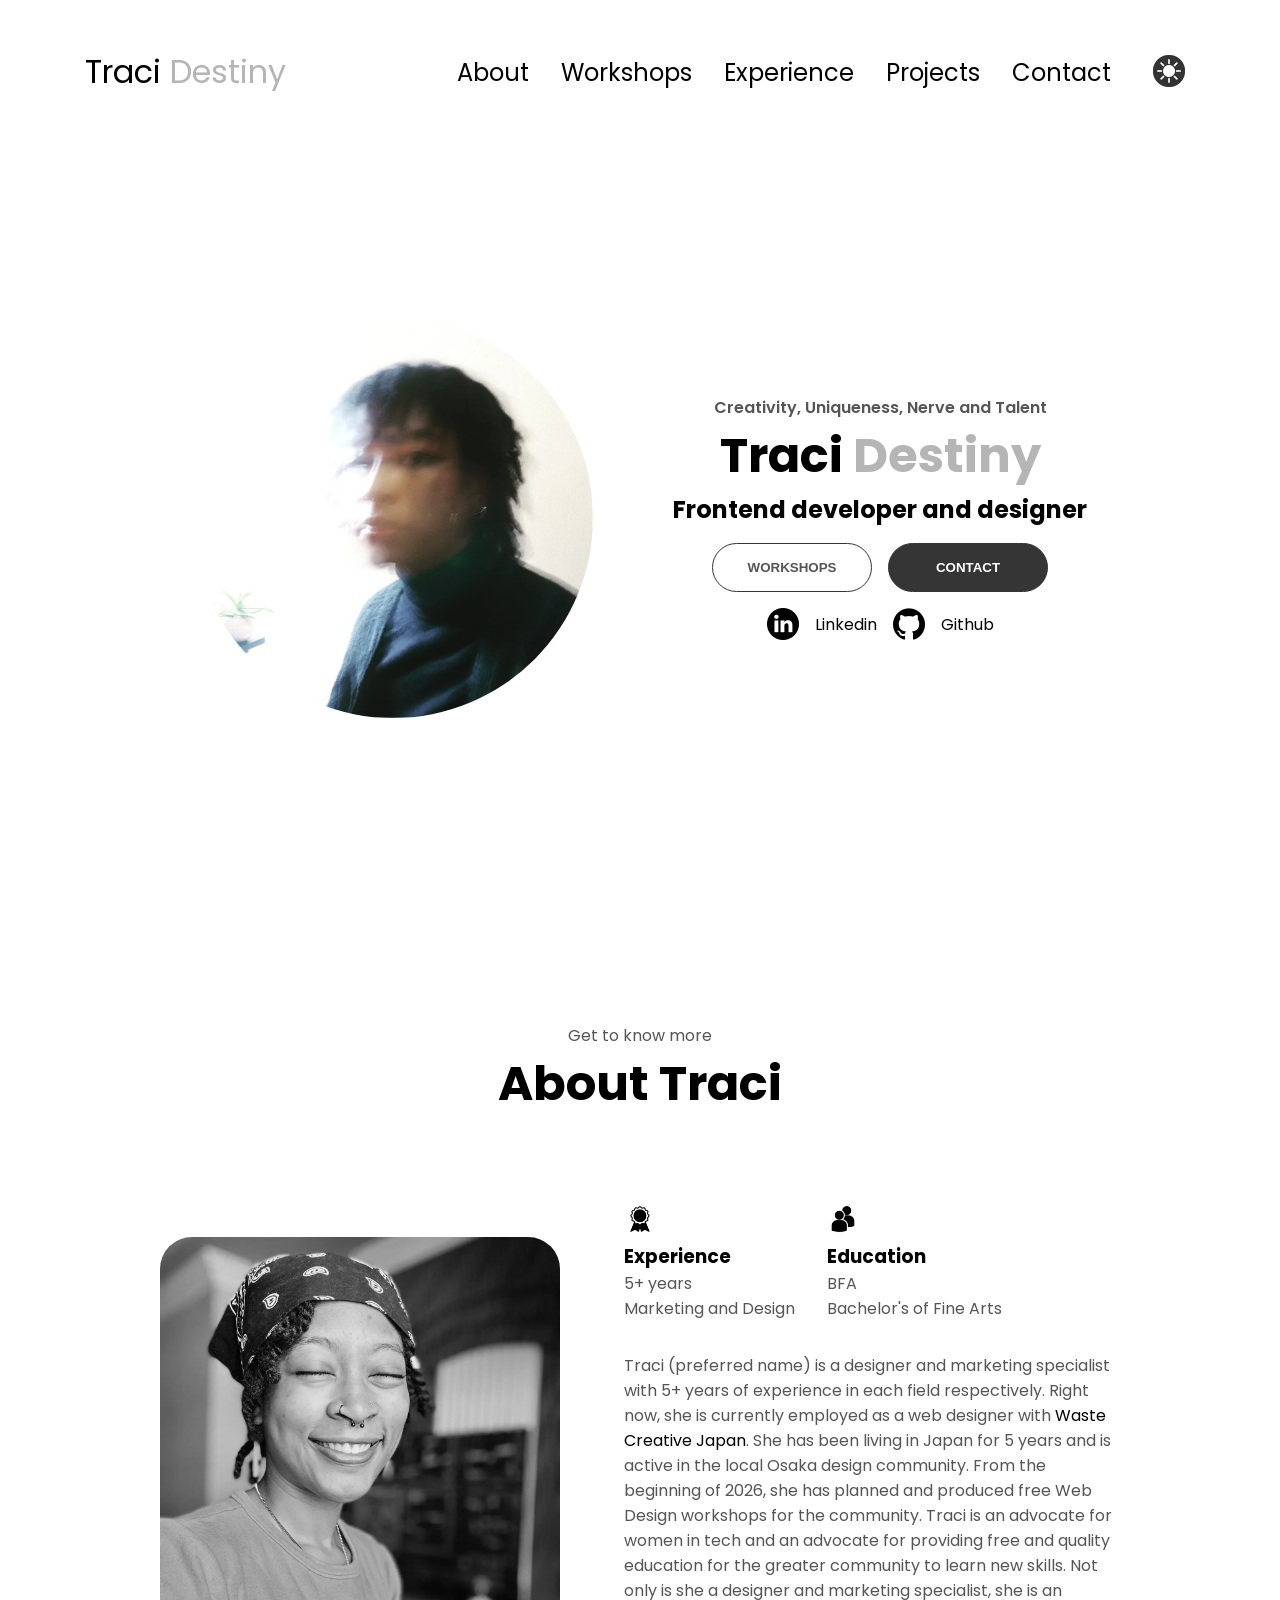
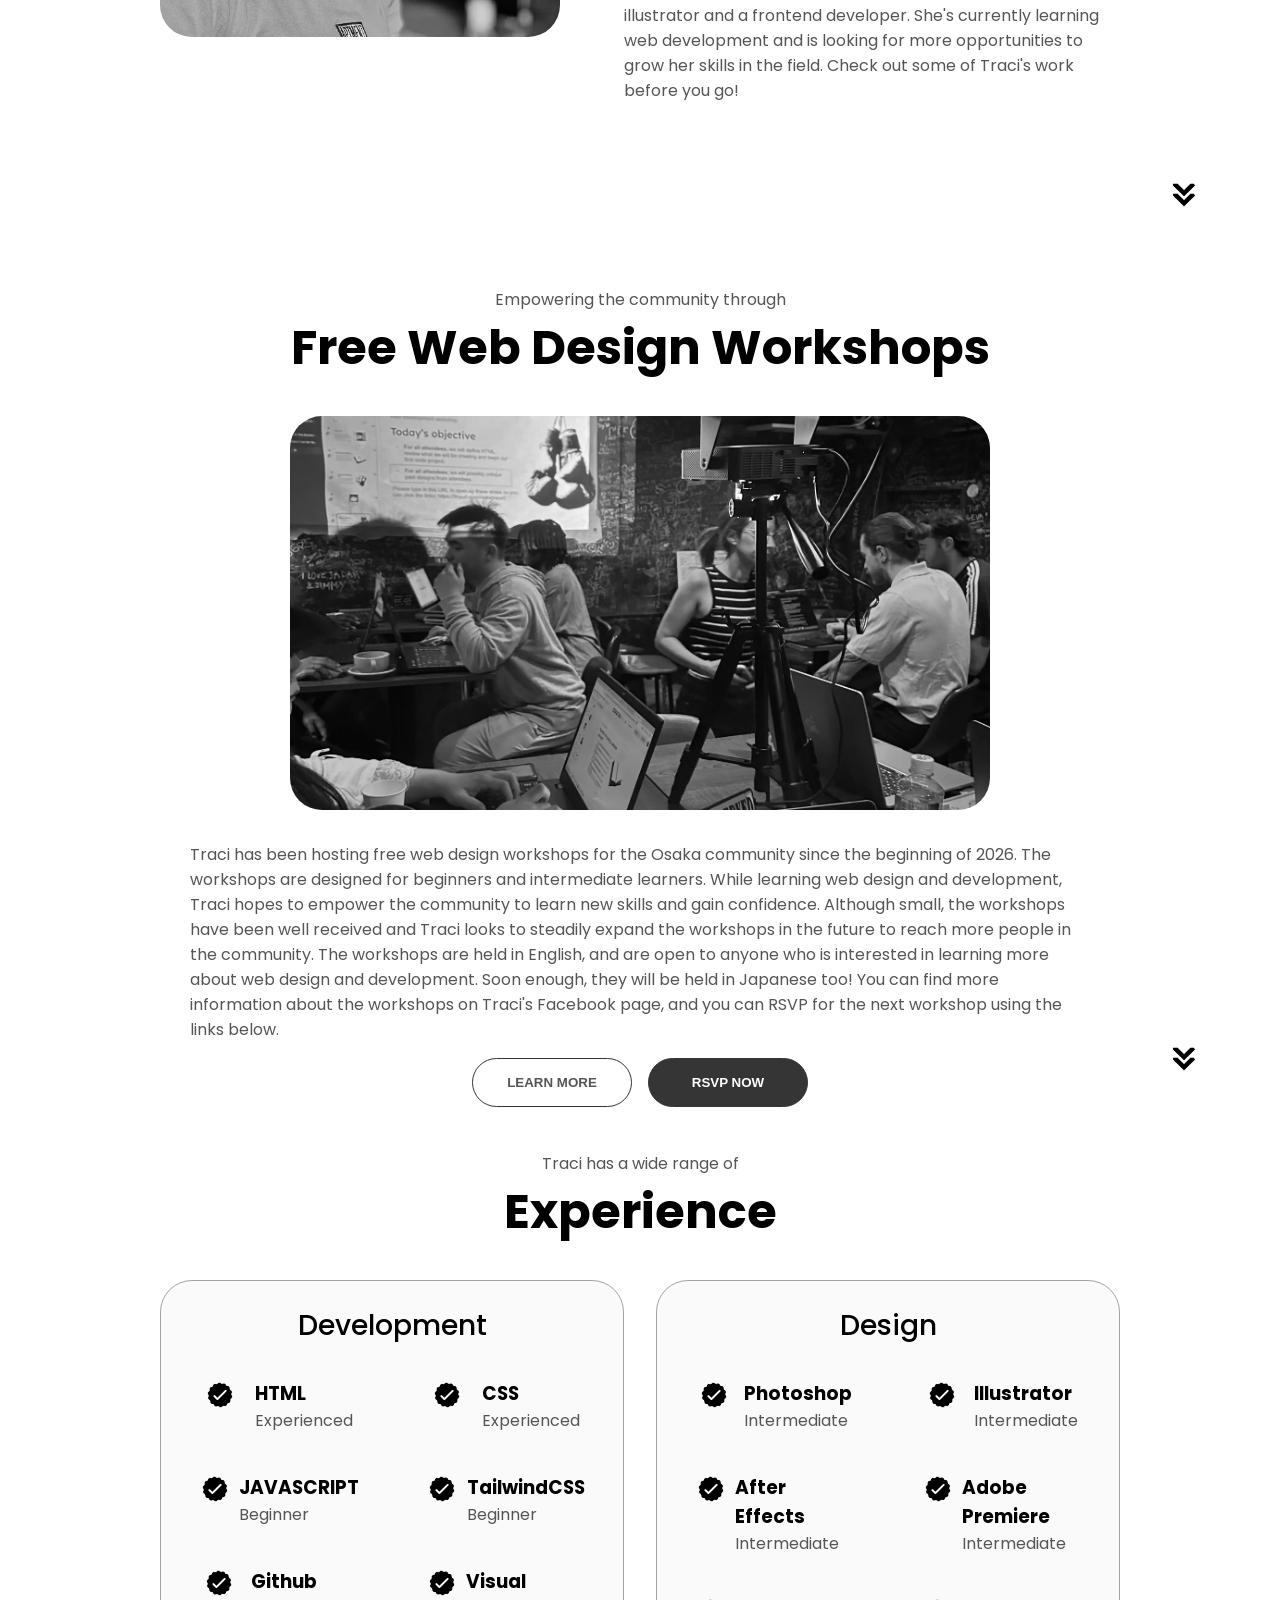
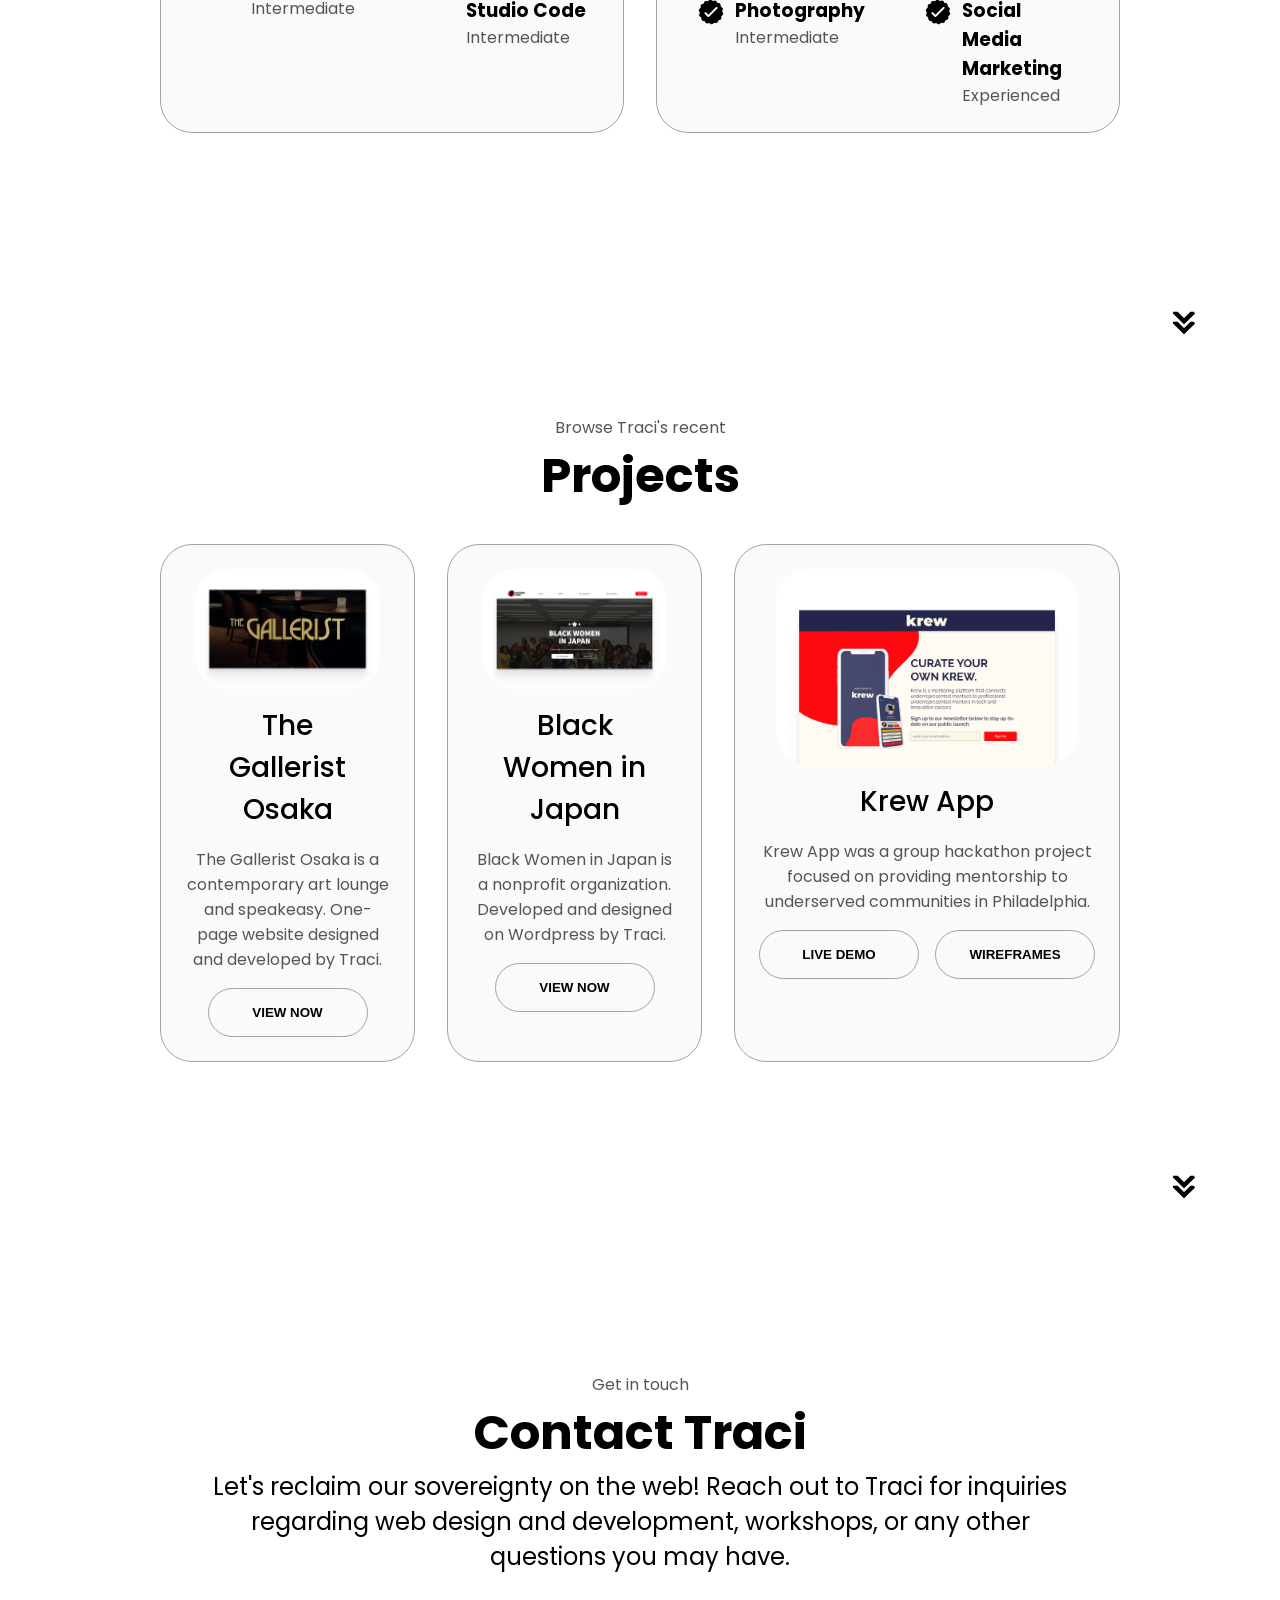
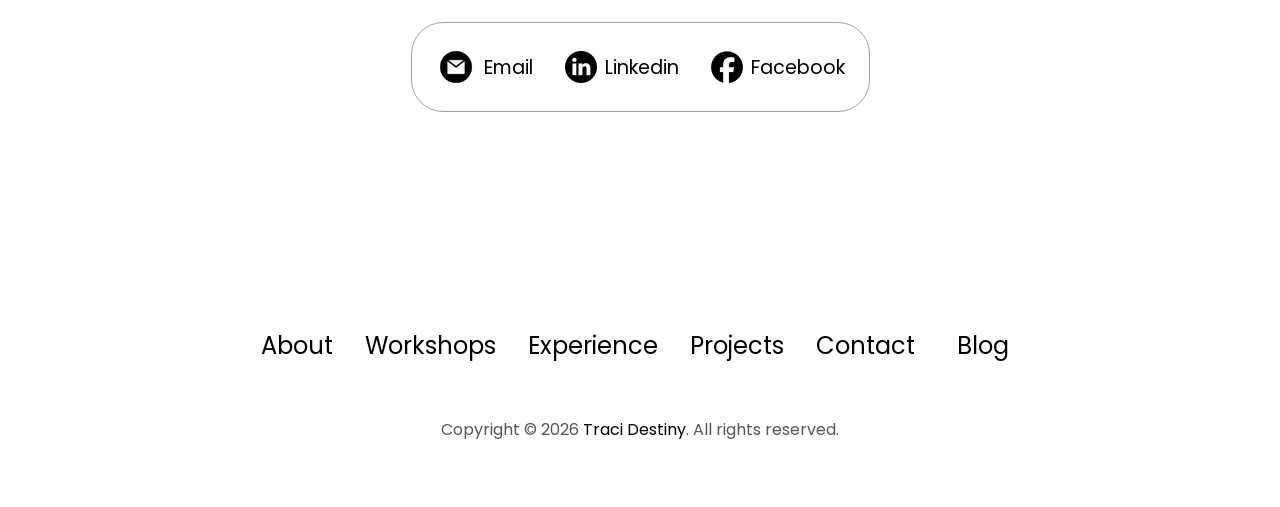
<file: index.html>
<!DOCTYPE html>
<html lang="en">
  <head>
    <meta charset="UTF-8" />
    <meta
      name="viewport"
      content="width=device-width, initial-scale=1.0"
    />
    <!-- Primary Meta Tags -->
    <title>MakeTraci Portfolio</title>
    <meta name="title" content="MakeTraci" />
    <meta
      name="description"
      content="Traci is a designer, developer and workshop instructor based in Osaka, Japan. Let's regain sovereignty on the web!"
    />

    <!-- Open Graph / Facebook -->
    <meta property="og:type" content="website" />
    <meta
      property="og:url"
      content="https://maketraci.work/"
    />
    <meta property="og:title" content="MakeTraci" />
    <meta
      property="og:description"
      content="Traci is a designer, developer and workshop instructor based in Osaka, Japan. Let's regain sovereignty on the web!"
    />
    <meta
      property="og:image"
      content="https://raw.githubusercontent.com/kismet-lee/portfolio/refs/heads/main/assets/web-image.webp"
    />

    <!-- Twitter -->
    <meta property="twitter:card" content="summary_large_image" />
    <meta
      property="twitter:url"
      content="https://maketraci.work/"
    />
    <meta
      property="twitter:title"
      content="MakeTraci"
    />
    <meta
      property="twitter:description"
      content="Traci is a designer, developer and workshop instructor based in Osaka, Japan. Let's regain sovereignty on the web!"
    />
    <meta
      property="twitter:image"
      content="https://raw.githubusercontent.com/kismet-lee/portfolio/refs/heads/main/assets/web-image.webp"
    />
    

    <!-- Meta Tags Generated with https://metatags.io -->
    <link rel="stylesheet" href="style.css" />
    <link rel="stylesheet" href="mediaqueries.css" />
    <link rel="icon" href="https://raw.githubusercontent.com/kismet-lee/portfolio/refs/heads/main/assets/favicon.ico" type="image/x-icon" />
<script type="application/ld+json">
{
  "@context": "https://schema.org",
  "@type": "Person",
  "name": "Destiny Simmons",
  "alternateName": "Traci",
  "url": "https://maketraci.work/",
  "image": "https://maketraci.work/assets/profile-pic-3.webp",
  "jobTitle": "Designer",
  "email": "maketraci@gmail.com",
  "birthPlace": "Philadelphia, PA",
  "nationality": "American",
  "gender": "Female"
}
</script>
<script src="https://identity.netlify.com/v1/netlify-identity-widget.js"></script>


  </head>
  <body>
    <nav id="desktop-nav">
      <div class="logo">Traci <span class="ghost">Destiny</span></div>
      <div>
        <ul class="nav-links">
          <li><a href="#about">About</a></li>
          <li><a href="#workshops">Workshops</a></li>
          <li><a href="#experience">Experience</a></li>
          <li><a href="#projects">Projects</a></li>
          <li><a href="#contact">Contact</a></li>
          <li>
            <button id="modeToggle" class="btn-toggle">
              <img
                src="./assets/theme_light.webp"
                class="icon color-icon"
                alt="Color theme change"
                src-light="./assets/theme_light.webp"
                src-dark="./assets/theme_dark.webp"
              />
            </button>
          </li>
        </ul>
      </div>
    </nav>
    <nav id="hamburger-nav">
      <div class="logo">Traci <span class="ghost">Destiny</span></div>
      <div class="hamburger-menu">
        <div class="hamburger-icon" onclick="toggleMenu()">
          <span></span>
          <span></span>
          <span></span>
        </div>
        <div class="menu-links">
          <li><a href="#about" onclick="toggleMenu()">About</a></li>
          <li>
            <a href="#workshops" onclick="toggleMenu()">Workshops</a>
          </li>
          <li>
            <a href="#experience" onclick="toggleMenu()"
              >Experience</a
            >
          </li>
          <li>
            <a href="#projects" onclick="toggleMenu()">Projects</a>
          </li>
          <li>
            <a href="#contact" onclick="toggleMenu()">Contact</a>
          </li>
          <li>
            <img
              src="./assets/theme_light.webp"
              id="modeToggle2"
              class="icon color-icon"
              src-light="./assets/theme_light.webp"
              src-dark="./assets/theme_dark.webp"
              alt="color theme icon"
            />
          </li>
        </div>
      </div>
    </nav>
    <section id="profile">
      <div class="section__pic-container">
        <img src="./assets/profile-pic-3.webp" class="profile-pic"
        alt="Destiny Simmons' profile picture"/>
      </div>
      <div class="section__text">
        <p class="section__text__p1">Creativity, Uniqueness, Nerve and Talent</p>
        <h1 class="title">Traci <span class="ghost">Destiny</span></h1>
        <h2 class="section__text__p2">
          Frontend developer and designer
        </h2>
        <div class="btn-container">
          <button
            class="btn btn-color-2"
            onclick="location.href='./#workshops'"
          >
            WORKSHOPS
          </button>
          <button
            class="btn btn-color-1"
            onclick="location.href='./#contact'"
          >
            CONTACT
          </button>
        </div>
        <div id="socials-container">
          <img
            src="./assets/linkedin_light.webp"
            src-light="./assets/linkedin_light.webp"
            src-dark="./assets/linkedin_dark.webp"
            alt="My Linkedin profile"
            class="icon linkedin-icon"
          />
          <a href="https://linkedin.com/in/destiny-simmons-2b010571/"
            >Linkedin</a
          >

          <img
            src="./assets/github_light.webp"
            src-light="./assets/github_light.webp"
            src-dark="./assets/github_dark.webp"
            alt="My Github profile"
            class="icon github-icon"
          />
          <a href="https://github.com/kismet-lee/">Github</a>
        </div>
      </div>
    </section>
    <section id="about">
      <p class="section__text__p1">Get to know more</p>
      <h2 class="title">About Traci</h2>
      <div class="section-container">
        <div class="section__pic-container">
          <img
            src="./assets/about-pic-2.webp"
            alt="Profile picture"
            class="about-pic"
          />
        </div>
        <div class="about-details-container">
          <div class="about-containers">
            <div class="details-container">
              <img
                src="./assets/experience_light.webp"
                src-light="./assets/experience_light.webp"
                src-dark="./assets/experience_dark.webp"
                alt="experience icon"
                class="icon"
              />
              <h3>Experience</h3>
              <p>
                5+ years <br />
                Marketing and Design
              </p>
            </div>
            <div class="details-container">
              <img
                src="./assets/education_light.webp"
                src-light="./assets/education_light.webp"
                src-dark="./assets/education_dark.webp"
                alt="education icon"
                class="icon"
              />
              <h3>Education</h3>
              <p>
                BFA <br />
                Bachelor's of Fine Arts
              </p>
            </div>
          </div>
          <div class="text-container">
            <p>
              Traci (preferred name) is a designer and marketing specialist
              with 5+ years of experience in each field respectively.
              Right now, she is currently employed as a web designer
              with
              <a href="https://www.waste-creative.jp/" style="text-decoration: none;"
                >Waste Creative Japan</a
              >. She has been living in Japan for 5 years and is active in the local Osaka design community.
              From the beginning of 2026, she has planned and produced free Web Design workshops for the community.
              Traci is an advocate for women in tech and an advocate for providing free and quality education for the greater community to learn new skills.
              Not only is she a designer and marketing specialist, she is an illustrator and a frontend developer. 
              She's currently learning web development and is looking for more opportunities to grow her skills in the field.
              Check out some of Traci's work before you go!
            </p>
          </div>
        </div>
      </div>
      <a href="./#workshops">
        <img
          src="./assets/arrow_light.webp"
          src-light="./assets/arrow_light.webp"
          src-dark="./assets/arrow_dark.webp"
          alt="arrow icon"
          class="icon arrow"
        />  
      </a>
    </section>
    <section id="workshops">
      <p class="section__text__p1">Empowering the community through</p>
      <h2 class="title">Free Web Design Workshops</h2>
      <div class="workshop-container">
        <div class="section__pic-container">
          <img
            src="./assets/workshop_5_traci.webp"
            alt="Workshop picture"
            class="workshop-pic"
          />
        </div>
        <div class="workshop-details-container">
          <div class="text-container text-style-1">
            <p>
              Traci has been hosting free web design workshops for the Osaka community since the beginning of 2026. 
              The workshops are designed for beginners and intermediate learners. While learning web design and development, Traci hopes to empower the community to learn new skills and gain confidence.
              Although small, the workshops have been well received and Traci looks to steadily expand the workshops in the future to reach more people in the community.
              The workshops are held in English, and are open to anyone who is interested in learning more about web design and development. Soon enough, they will be held in Japanese too!
              You can find more information about the workshops on Traci's Facebook page, 
              and you can RSVP for the next workshop using the links below.
            </p>
          </div>
          <div class="btn-container">
            <button class="btn btn-color-2" onclick="location.href='https://www.facebook.com/profile.php?id=61592240894245'">LEARN MORE</button>
            <button class="btn btn-color-1" onclick="location.href='https://forms.gle/j8TtWStNMGizeTFJ7'">RSVP NOW</button>
          </div>
        </div>
      </div>
      <a href="./#experience">
        <img
          src="./assets/arrow_light.webp"
          src-light="./assets/arrow_light.webp"
          src-dark="./assets/arrow_dark.webp"
          alt="arrow icon"
          class="icon arrow"
        />  
      </a>
    </section>
    <section id="experience">
      <p class="section__text__p1">Traci has a wide range of</p>
      <h2 class="title">Experience</h2>
      <div class="experience-details-container">
        <div class="about-containers">
          <div class="details-containers">
            <h2 class="experience-sub-title">Development</h2>
            <div class="article-container">
              <article>
                <img
                  src="./assets/checkmark_light.webp"
                  src-light="./assets/checkmark_light.webp"
                  src-dark="./assets/checkmark_dark.webp"
                  alt="Experience icon"
                  class="icon"
                />
                <div>
                  <h3>HTML</h3>
                  <p>Experienced</p>
                </div>
              </article>
              <article>
                <img
                  src="./assets/checkmark_light.webp"
                  src-light="./assets/checkmark_light.webp"
                  src-dark="./assets/checkmark_dark.webp"
                  alt="Experience icon"
                  class="icon"
                />
                <div>
                  <h3>CSS</h3>
                  <p>Experienced</p>
                </div>
              </article>
              <article>
                <img
                  src="./assets/checkmark_light.webp"
                  src-light="./assets/checkmark_light.webp"
                  src-dark="./assets/checkmark_dark.webp"
                  alt="Experience icon"
                  class="icon"
                />
                <div>
                  <h3>JAVASCRIPT</h3>
                  <p>Beginner</p>
                </div>
              </article>
              <article>
                <img
                  src="./assets/checkmark_light.webp"
                  src-light="./assets/checkmark_light.webp"
                  src-dark="./assets/checkmark_dark.webp"
                  alt="Experience icon"
                  class="icon"
                />
                <div>
                  <h3>TailwindCSS</h3>
                  <p>Beginner</p>
                </div>
              </article>
              <article>
                <img
                  src="./assets/checkmark_light.webp"
                  src-light="./assets/checkmark_light.webp"
                  src-dark="./assets/checkmark_dark.webp"
                  alt="Experience icon"
                  class="icon"
                />
                <div>
                  <h3>Github</h3>
                  <p>Intermediate</p>
                </div>
              </article>
              <article>
                <img
                  src="./assets/checkmark_light.webp"
                  src-light="./assets/checkmark_light.webp"
                  src-dark="./assets/checkmark_dark.webp"
                  alt="Experience icon"
                  class="icon"
                />
                <div>
                  <h3>Visual Studio Code</h3>
                  <p>Intermediate</p>
                </div>
              </article>
            </div>
          </div>
          <div class="details-containers">
            <h2 class="experience-sub-title">Design</h2>
            <div class="article-container">
              <article>
                <img
                  src="./assets/checkmark_light.webp"
                  src-light="./assets/checkmark_light.webp"
                  src-dark="./assets/checkmark_dark.webp"
                  alt="Experience icon"
                  class="icon"
                />
                <div>
                  <h3>Photoshop</h3>
                  <p>Intermediate</p>
                </div>
              </article>
              <article>
                <img
                  src="./assets/checkmark_light.webp"
                  src-light="./assets/checkmark_light.webp"
                  src-dark="./assets/checkmark_dark.webp"
                  alt="Experience icon"
                  class="icon"
                />
                <div>
                  <h3>Illustrator</h3>
                  <p>Intermediate</p>
                </div>
              </article>
              <article>
                <img
                  src="./assets/checkmark_light.webp"
                  src-light="./assets/checkmark_light.webp"
                  src-dark="./assets/checkmark_dark.webp"
                  alt="Experience icon"
                  class="icon"
                />
                <div>
                  <h3>After Effects</h3>
                  <p>Intermediate</p>
                </div>
              </article>
              <article>
                <img
                  src="./assets/checkmark_light.webp"
                  src-light="./assets/checkmark_light.webp"
                  src-dark="./assets/checkmark_dark.webp"
                  alt="Experience icon"
                  class="icon"
                />
                <div>
                  <h3>Adobe Premiere</h3>
                  <p>Intermediate</p>
                </div>
              </article>
              <article>
                <img
                  src="./assets/checkmark_light.webp"
                  src-light="./assets/checkmark_light.webp"
                  src-dark="./assets/checkmark_dark.webp"
                  alt="Experience icon"
                  class="icon"
                />
                <div>
                  <h3>Photography</h3>
                  <p>Intermediate</p>
                </div>
              </article>
              <article>
                <img
                  src="./assets/checkmark_light.webp"
                  src-light="./assets/checkmark_light.webp"
                  src-dark="./assets/checkmark_dark.webp"
                  alt="Experience icon"
                  class="icon"
                />
                <div>
                  <h3>Social Media Marketing</h3>
                  <p>Experienced</p>
                </div>
              </article>
            </div>
          </div>
        </div>
      </div>
      <a href="./#projects">
        <img
          src="./assets/arrow_light.webp"
          src-light="./assets/arrow_light.webp"
          src-dark="./assets/arrow_dark.webp"
          alt="arrow icon"
          class="icon arrow"
        />
      </a>
    </section>
    <section id="projects">
      <p class="section__text__p1">Browse Traci's recent</p>
      <h2 class="title">Projects</h2>
      <div class="experience-details-container">
        <div class="about-containers">
          <div class="details-containers color-containers">
            <div class="article-container">
              <img
                src="./assets/project-4.webp"
                alt="The Gallerist Osaka"
                class="project-img"
              />
            </div>
            <h2 class="experience-sub-title project-title">
              The Gallerist Osaka
            </h2>
            <p class="project-desc">The Gallerist Osaka is a contemporary art lounge and speakeasy. One-page website designed and developed by Traci.</p>
            <div class="btn-container">
              <button
                class="btn btn-color-2 project-btn"
                onclick="location.href='https://thegalleristosaka.com/'"
              >
                VIEW NOW
              </button>
            </div>
          </div>
          <div class="details-containers color-containers">
            <div class="article-container">
              <img
                src="./assets/project-5.webp"
                alt="Black Women in Japan"
                class="project-img"
              />
            </div>
            <h2 class="experience-sub-title project-title">
              Black Women in Japan
            </h2>
            <p class="project-desc">Black Women in Japan is a nonprofit organization. Developed and designed on Wordpress by Traci.</p>
            <div class="btn-container">
              <button
                class="btn btn-color-2 project-btn"
                onclick="location.href='https://blackwomeninjapan.com/'"
              >
                VIEW NOW
              </button>
            </div>
          </div>
          <div class="details-containers color-containers">
            <div class="article-container">
              <img
                src="./assets/Project-1.webp"
                alt="project 1"
                class="project-img"
              />
            </div>
            <h2 class="experience-sub-title project-title">
              Krew App
            </h2>
            <p class="project-desc">Krew App was a group hackathon project focused on providing mentorship to underserved communities in Philadelphia.</p>
            <div class="btn-container">
              <button
                class="btn btn-color-2 project-btn"
                onclick="location.href='https://kismet-lee.github.io/Krew-App/'"
              >
                LIVE DEMO
              </button>
              <button
                class="btn btn-color-2 project-btn"
                onclick="location.href='https://www.figma.com/proto/rSJTkI8dCIToo4T4c7UBa7/Krew-Landing-Page-V2-2022?node-id=36-2&t=LmRnFYDUn3PcUdPd-1'"
              >
                WIREFRAMES
              </button>
            </div>
          </div>
        </div>

      </div>
      <a href="./#contact">
        <img
          src="./assets/arrow_light.webp"
          src-light="./assets/arrow_light.webp"
          src-dark="./assets/arrow_dark.webp"
          alt="arrow icon"
          class="icon arrow"
        />
      </a>
    </section>

    <section id="contact">
      <p class="section__text__p1">Get in touch</p>
      <h2 class="title">Contact Traci</h2>
      <p class="section__text__p2" style="text-align: center; width:100%; max-width: 900px;">
        Let's reclaim our sovereignty on the web! Reach out to Traci for inquiries regarding web design and development, workshops, or any other questions you may have.
      </p>
      <div class="contact-info-upper-container">
        <div class="contact-info-container">
          <img
            src="./assets/email_light.webp"
            src-light="./assets/email_light.webp"
            src-dark="./assets/email_dark.webp"
            alt="email icon"
            class="icon contact-icon email-icon"
          />
          <p><a href="mailto:maketraci@gmail.com">Email</a></p>
        </div>
        <div class="contact-info-container">
          <img
            src="./assets/linkedin_light.webp"
            src-light="./assets/linkedin_light.webp"
            src-dark="./assets/linkedin_dark.webp"
            alt="My Linkedin profile"
            class="icon linkedin-icon"
            onclick="location.href='https://linkedin.com/in/destiny-simmons-2b010571/'"
          />
          <p>
            <a
              href="https://www.linkedin.com/in/destiny-simmons-2b010571/"
              >Linkedin</a
            >
          </p>
        </div>
        <div class="contact-info-container">
          <img
            src="./assets/facebook_light.webp"
            src-light="./assets/facebook_light.webp"
            src-dark="./assets/facebook_dark.webp"
            alt="My Facebook Profile"
            class="icon linkedin-icon"
            onclick="location.href='https://www.facebook.com/profile.php?id=61592240894245'"
          />
          <p>
            <a
              href="https://www.facebook.com/profile.php?id=61592240894245"
              >Facebook</a
            >
          </p>
        </div>
      </div>
    </section>
    <footer>
      <nav>
        <div class="nav-links-container">
          <ul class="nav-links">
            <li><a href="#about">About</a></li>
            <li><a href="#workshops">Workshops</a></li>
            <li><a href="#experience">Experience</a></li>
            <li><a href="#projects">Projects</a></li>
            <li><a href="#contact">Contact</a></li>
            <li><a href="/blog.html">Blog</a></li>
          </ul>
        </div>
      </nav>
      <p>
        Copyright &#169; 2026 <a href="https://www.linkedin.com/in/destiny-simmons-2b010571/" target="_blank" rel="noopener noreferrer">Traci Destiny</a>. All rights reserved.
      </p>
    </footer>
    <script src="script.js"></script>
    <script>
  if (window.netlifyIdentity) {
    window.netlifyIdentity.on("init", (user) => {
      if (!user) {
        window.netlifyIdentity.on("login", () => {
          document.location.href = "/admin/";
        });
      }
    });
  }
</script>
  </body>
</html>
</file>
<file: style.css>
/* GENERAL */
@import url('https://fonts.googleapis.com/css2?family=Poppins:ital,wght@0,100;0,200;0,300;0,400;0,500;0,600;0,700;0,800;0,900;1,100;1,200;1,300;1,400;1,500;1,600;1,700;1,800;1,900&display=swap');

/*Default Light Mode*/
:root {
  --primary-color: white;
  --primary-color-2: rgb(250, 250, 250);
  --primary-color-3: rgb(181, 181, 181);
  --background-color: rgb(2551, 255, 255);
  --secondary-color: black;
  --secondary-color-2: rgb(85, 85, 85);
  --button-background: rgb(53, 53, 53);
  --button-text-hover: grey;
  --button-border: rgb(53, 53, 53) 0.1rem solid;
  --button-border-2: rgb(255, 255, 255) 0.1rem solid;
  --container-border: rgb(163, 163, 163);
}
/*Dark mode*/
[theme='dark'] {
  --primary-color: black;
  --primary-color-2: rgb(39, 39, 39);
  --primary-color-3: rgb(74, 74, 74);
  --background-color: rgb(33, 33, 33);
  --secondary-color: white;
  --secondary-color-2: rgb(170, 170, 170);
  --button-background: rgb(202, 202, 202);
  --button-text-hover: lightgrey;
  --button-border: rgb(202, 202, 202) 0.1rem solid;
  --button-border-2: rgb(0, 0, 0) 0.1rem solid;
  --container-border: rgb(93, 93, 93);
}

* {
  margin: 0;
  padding: 0;
  box-sizing: border-box;
}

h3 {
  color: var(--secondary-color);
}

body {
  font-family: 'Poppins', sans-serif;
  background-color: var(--background-color);
}

html {
  scroll-behavior: smooth;
}

p {
  color: var(--secondary-color-2);
}

.text-style-1 {
  color: var(--secondary-color);
  width: 100%;
  max-width: 900px;
}

.project-desc{
  margin-bottom: 1rem;
}

.ghost {
  color: var(--primary-color-3);
}

/*TRANSITION*/

a,
.btn {
  transition: all 300ms ease;
}

/*DESKTOP NAV*/
nav,
.nav-links {
  display: flex;
  align-items: center;
}

nav {
  justify-content: space-around;
  height: 16vh;
}

.nav-links {
  gap: 2rem;
  list-style: none;
  font-size: 1.5rem;
}

nav li:last-child {
  width: max-content;
  display: flex;
  margin: auto;
  padding: 10px;
}
a {
  color: var(--secondary-color);
  text-decoration: none;
  text-decoration-color: var(--primary-color);
}

a:hover {
  text-decoration: underline;
  text-underline-offset: 1rem;
  text-decoration-color: var(--secondary-color);
}
nav a:hover {
  color: var(--secondary-color);
  text-decoration: var(--secondary-color);
}

.logo {
  font-size: 2rem;
  color: var(--secondary-color);
}

.logo:hover {
  cursor: pointer;
}

/*HAMBURGER MENU*/

#hamburger-nav {
  display: none;
}

.hamburger-menu {
  position: relative;
  display: inline-block;
}

.hamburger-icon {
  display: flex;
  flex-direction: column;
  justify-content: space-between;
  height: 24px;
  width: 20px;
  cursor: pointer;
}

.hamburger-icon span {
  width: 100%;
  height: 2px;
  background-color: var(--secondary-color);
  transition: all 0.3 ease-in-out;
}

.menu-links {
  position: absolute;
  top: 100%;
  right: 0%;
  background-color: var(--primary-color);
  width: fit-content;
  max-height: 0;
  overflow: hidden;
  transition: all 0.3 ease-in-out;
}

.menu-links a {
  display: block;
  padding: 10px;
  text-align: center;
  font-size: 1.5rem;
  color: var(--secondary-color);
  text-decoration: none;
  transition: all 0.3 ease-in-out;
}

.menu-links li {
  list-style: none;
}
.menu-links.open {
  max-height: 400px;
}

.hamburger-icon.open span:first-child {
  transform: rotate(45deg) translate(10px, 5px);
}

.hamburger-icon.open span:nth-child(2) {
  opacity: 0;
}

.hamburger-icon.open span:last-child {
  transform: rotate(-45deg) translate(10px, -5px);
}

.hamburger-icon span:first-child {
  transform: none;
}

.hamburger-icon span:first-child {
  opacity: 1;
}

.hamburger-icon span:first-child {
  transform: none;
}
/*SECTIONS*/

section {
  padding-top: 4vh;
  padding-bottom: 4vh;
  height: 96vh;
  margin: 0 10rem;
  box-sizing: border-box;
  min-height: fit-content;
}

.section-container {
  display: flex;
}

/**PROFILE SECTION**/

#profile {
  display: flex;
  justify-content: center;
  gap: 5rem;
  height: 80vh;
}

.section__pic-container {
  display: flex;
  height: 400px;
  width: 400px;
  margin: auto 0;
}

.profile-pic {
  border-radius: 50%;
  transition: box-shadow 0.3s;
}

.profile-pic:hover {
  box-shadow: 0 0 11px var(--secondary-color);
}

.section__text {
  align-self: center;
  text-align: center;
}

.section__text p {
  font-weight: 600;
}

.section__text__p1 {
  text-align: center;
}
.section__text__p2 {
  font-size: 1.5rem;
  margin-bottom: 1rem;
  color: var(--secondary-color);
}

.title {
  font-size: 3rem;
  text-align: center;
  color: var(--secondary-color);
}

#socials-container {
  display: flex;
  justify-content: center;
  align-items: center;
  margin-top: 1rem;
  gap: 1rem;
}

/** ICONS **/

.icon {
  cursor: pointer;
  height: 2rem;
}

/** BUTTONS **/

.btn-toggle {
  color: none;
  border: none;
  background: none;
}

.btn-container {
  display: flex;
  justify-content: center;
  gap: 1rem;
}

.btn {
  font-weight: 600;
  transition: all 300ms ease;
  padding: 1rem;
  width: 10rem;
  border-radius: 2rem;
}

.btn-color-1,
.btn-color-2 {
  border: var(--button-border);
  color: var(--secondary-color-2);
}
.btn-color-1:hover,
.btn-color-2:hover {
  cursor: pointer;
}
.btn-color-1,
.btn-color-2:hover {
  background: var(--button-background);
  color: var(--primary-color);
}

.btn-color-1:hover {
  background: var(--secondary-color);
}

.btn-color-2 {
  background: none;
}

.btn-color-2:hover {
  border: var(--button-border);
  background: var(--secondary-color);
}

.btn-container {
  gap: 1rem;
}

/** ABOUT SECTION **/

#about {
  position: relative;
}

.about-containers {
  gap: 2rem;
  margin-bottom: 2rem;
  margin-top: 2rem;
}

.about-details-container {
  justify-content: center;
  flex-direction: column;
}

.about-containers,
.about-details-container {
  display: flex;
}

.about-pic {
  border-radius: 2rem;
  filter: grayscale(100%);
}

.arrow {
  position: absolute;
  right: -5rem;
  bottom: 2.5rem;
}

.details-containers {
  padding: 1.5rem;
  flex: 1;
  background: var(--primary-color-2);
  border-radius: 2rem;
  border: var(--button-border);
  border-color: var(--container-border);
  text-align: center;
}

.section-container {
  gap: 4rem;
  height: 80%;
}

.section__pic-container {
  height: 400px;
  width: 400px;
  margin: auto 0;
}

/* WORKSHOPS SECTION */

#workshops {
  position: relative;
}

.workshop-container {
  display: flex;
  flex-direction: column;
  align-items: center;
  justify-content: center;
  gap: 2rem;
  margin-bottom: 2rem;
  margin-top: 2rem;
}

.workshop-container > .section__pic-container {
  max-height: 600px;
  height:100%;
  width: 700px;
  margin: auto 0;
}

.workshop-details-container {
  display: flex;
  justify-content: center;
  flex-direction: column;
  align-items: center;
  gap: 1rem;
}

.workshop-pic {
  border-radius: 2rem;
  filter: grayscale(100%);
  width: 100%;
}

/* EXPERIENCE SECTION */

#experience {
  position: relative;
}

.experience-sub-title {
  color: var(--secondary-color);
  font-weight: 500;
  font-size: 1.75rem;
  margin-bottom: 2rem;
}

.experience-details-container {
  display: flex;
  justify-content: center;
  flex-direction: column;
}

.article-container {
  display: flex;
  text-align: initial;
  flex-wrap: wrap;
  flex-direction: row;
  gap: 2.5rem;
  justify-content: space-around;
}
article {
  display: flex;
  width: 10rem;
  justify-content: space-around;
  gap: 0.5rem;
}

article .icon {
  cursor: default;
}

/*PROJECTS SECTION*/
#projects {
  position: relative;
}
.color-container {
  border-color: var(--container-border);
  background: var(--primary-color-2);
}

.project-img {
  border-radius: 2rem;
  width: 90%;
  height: 90%;
}

.project-title {
  margin: 1rem;
  color: var(--secondary-color);
}

.project-btn {
  color: var(--secondary-color);
  border-color: var(--container-border);
}
/*CONTACT PAGE*/

#contact {
  display: flex;
  justify-content: center;
  align-items: center;
  flex-direction: column;
  height: 70vh;
}

.contact-info-upper-container {
  display: flex;
  justify-content: center;
  border-radius: 2rem;
  border: var(--button-border);
  border-color: var(--container-border);
  background: var(--background-color);
  margin: 2rem auto;
  padding: 0.5rem;
}

.contact-info-container {
  display: flex;
  align-items: center;
  justify-content: center;
  gap: 0.5rem;
  margin: 1rem;
}

.contact-info-container p {
  font-size: larger;
}

.contact-icon {
  cursor: default;
  height: 2rem;
}

.linkedin-icon {
  cursor: default;
}

.github-icon {
  cursor: default;
}

.email-icon {
  height: 2.5rem;
}

/**Resize the icon**/

/*FOOTER SECTION*/

footer {
  height: 26vh;
  margin: 0 1rem;
}

footer p {
  text-align: center;
}

/*BLOG PAGE*/
    /* Basic layout styling for blog cards */
    /* Blog Grid Layout */
  #blog-list {
    display: flex;
    flex-wrap: wrap;
    flex-direction: column;
    gap: 2rem;
    max-width: 1100px;
    margin: 2rem auto;
    padding: 0 1.5rem;
  }

  /* Individual Post Card */
  .post-card {
    background: #ffffff;
    border: 1px solid #e5e7eb;
    border-radius: 12px;
    width: 100%;
    overflow: hidden;
    display: flex;
    flex-direction: column;
    transition: transform 0.2s ease, box-shadow 0.2s ease;
  }

  .post-card:hover {
    transform: translateY(-4px);
    box-shadow: 0 10px 25px rgba(0, 0, 0, 0.08);
  }

  /* Thumbnail Image */
  .post-card img {
    width: 100%;
    height: 200px;
    object-fit: cover;
    display: block;
  }

  /* Text Content Padding */
  .post-card h2,
  .post-card small,
  .post-card p {
    padding: 0 1.25rem;
  }

  .post-card h2 {
    font-size: 1.25rem;
    margin: 1.25rem 0 0.4rem;
    line-height: 1.4;
  }

  .post-card h2 a {
    color: #111827;
    text-decoration: none;
  }

  .post-card h2 a:hover {
    color: #2563eb;
  }

  .post-card small {
    color: #6b7280;
    font-size: 0.85rem;
    margin-bottom: 0.75rem;
    display: block;
  }

  .post-card p {
    color: #374151;
    font-size: 0.95rem;
    line-height: 1.6;
    margin: 0 0 1.5rem;
  }
</file>
<file: mediaqueries.css>
@media screen and (max-width: 1400px) {
  #profile {
    height: 83vh;
    margin-bottom: 6rem;
  }
  .about-containers {
    flex-wrap: wrap;
  }
}
@media screen and (max-width: 1200px) {
  #desktop-nav {
    display: none;
  }
  #hamburger-nav {
    display: flex;
  }

  #experience,
  .experience-details-container {
    margin-top: 2rem;
  }

  #profile,
  .section-container {
    display: block;
  }

  .arrow {
    display: none;
  }

  section,
  .section-container {
    height: fit-content;
  }

  section {
    margin: 0 5%;
  }

  .section__pic-container {
    width: 275px;
    height: 275px;
    margin: 0 auto 2rem;
  }
  .about-containers {
    margin-top: 0;
  }


  .workshop-container {
    align-items: center;
    justify-content: center;
  }

  .workshop-container > .section__pic-container {
    width: 100%;

  }
}

@media screen and (max-width: 600px) {
  #contact,
  footer {
    height: 40vh;
  }

  #contact > .section__text__p2 {
    font-size: 1.2rem;
  }

  #profile {
    height: 83vh;
    margin-bottom: 0;
  }

  article {
    font-size: 1rem;
  }
  footer nav {
    height: fit-content;
    margin-bottom: 2rem;
  }
  .about-containers,
  .contact-info-upper-container,
  .btn-container {
    flex-wrap: wrap;
  }

  .contact-info-upper-container {
    gap: 0.5rem;
  }
  .contact-info-container {
    margin: 0;
  }
  .contact-info-container p,
  .nav-links li a {
    font-size: 1rem;
  }
  .experience-sub-title {
    font-size: 1.25rem;
  }
  .logo {
    font-size: 1.5rem;
  }
  .nav-links {
    flex-direction: column;
    gap: 0.5rem;
    text-align: center;
  }
  .section__pic-container {
    width: auto;
    height: 46vw;
    justify-content: center;
  }
  section__text__p2 {
    font-size: 1.25rem;
  }
  .title {
    font-size: 2rem;
  }
  .text-container {
    text-align: justify;
  }
}
</file>
